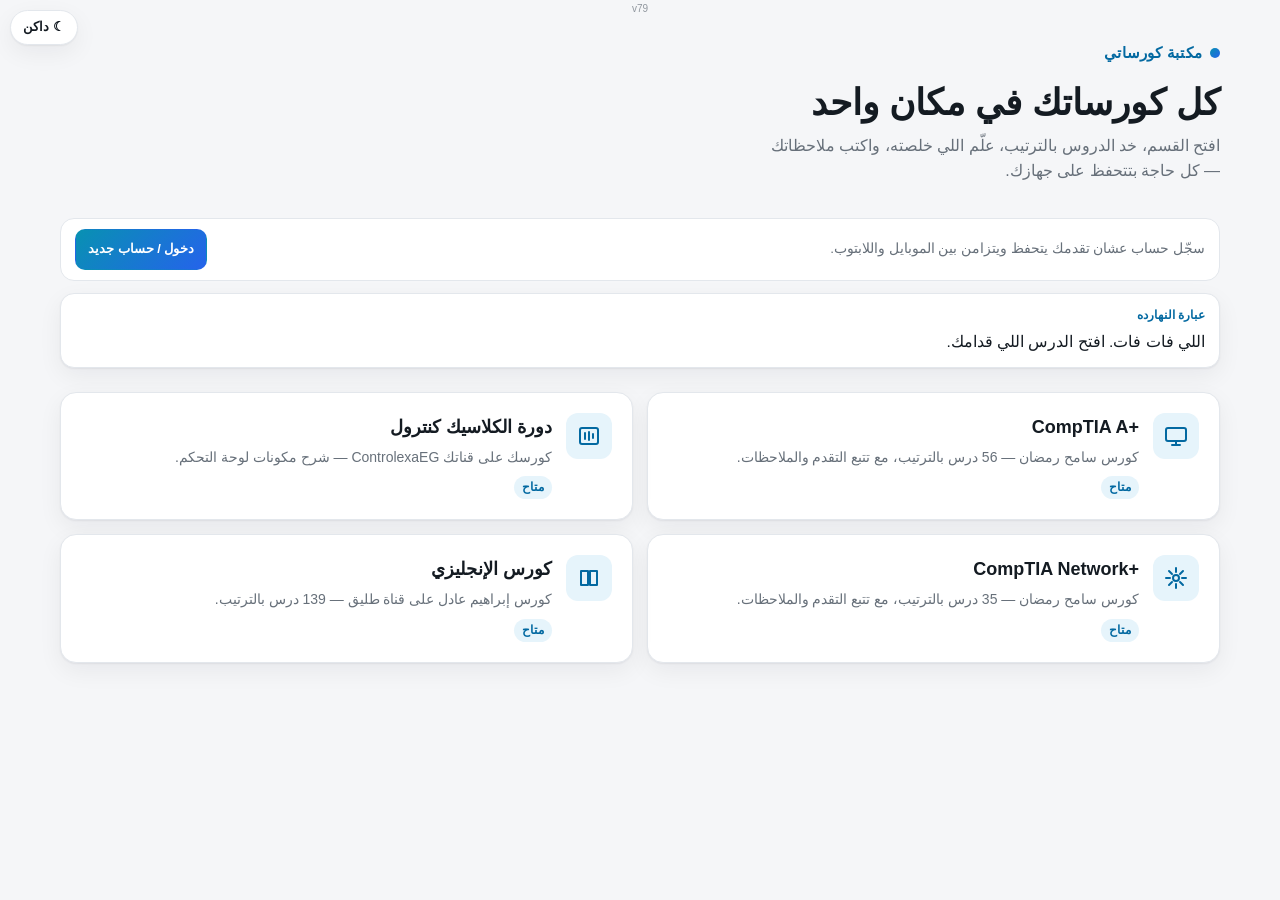
<file: index.html>
<!doctype html>
<html lang="ar" dir="rtl">
<head>
<meta charset="utf-8">
<meta name="viewport" content="width=device-width,initial-scale=1">
<meta name="robots" content="noindex,nofollow">
<meta name="theme-color" content="#0369a1">
<title>مكتبة كورساتي</title>
<link rel="manifest" href="manifest.webmanifest">
<link rel="apple-touch-icon" href="icons/apple-touch-icon.png">
<script src="assets/theme.js?v=79"></script>
<link rel="icon" href="data:image/svg+xml,%3Csvg xmlns='http://www.w3.org/2000/svg' viewBox='0 0 32 32'%3E%3Crect width='32' height='32' rx='8' fill='%230369a1'/%3E%3Cpath d='M9 11h14M9 16h14M9 21h9' stroke='white' stroke-width='2.4' stroke-linecap='round'/%3E%3C/svg%3E">
<link rel="stylesheet" href="assets/styles.css?v=79">
</head>
<body>
<div class="wrap">
  <header class="hero">
    <span class="brand"><span class="dot"></span> مكتبة كورساتي</span>
    <h1>كل كورساتك في مكان واحد</h1>
    <p>افتح القسم، خد الدروس بالترتيب، علّم اللي خلصته، واكتب ملاحظاتك — كل حاجة بتتحفظ على جهازك.</p>
  </header>

  <div class="acc" id="acc"></div>

  <div class="daily" id="daily" hidden></div>

  <div id="install-box" hidden></div>

  <main class="grid">
    <a class="card" href="aplus.html">
      <span class="icon" aria-hidden="true">
        <svg viewBox="0 0 24 24" fill="none" stroke="currentColor" stroke-width="2" stroke-linecap="round" stroke-linejoin="round"><rect x="2" y="4" width="20" height="13" rx="2"/><path d="M8 21h8M12 17v4"/></svg>
      </span>
      <div>
        <h2><span dir="ltr">CompTIA A+</span></h2>
        <p>كورس سامح رمضان — 56 درس بالترتيب، مع تتبع التقدم والملاحظات.</p>
        <span class="tag on">متاح</span>
      </div>
    </a>


    <a class="card" href="controlexa.html">
      <span class="icon" aria-hidden="true">
        <svg viewBox="0 0 24 24" fill="none" stroke="currentColor" stroke-width="2" stroke-linecap="round" stroke-linejoin="round"><rect x="3" y="4" width="18" height="16" rx="2"/><path d="M8 9v6M12 8v8M16 10v4"/></svg>
      </span>
      <div>
        <h2>دورة الكلاسيك كنترول</h2>
        <p>كورسك على قناتك ControlexaEG — شرح مكونات لوحة التحكم.</p>
        <span class="tag on">متاح</span>
      </div>
    </a>



    <a class="card" href="network.html">
      <span class="icon" aria-hidden="true">
        <svg viewBox="0 0 24 24" fill="none" stroke="currentColor" stroke-width="2" stroke-linecap="round" stroke-linejoin="round"><circle cx="12" cy="12" r="3"/><path d="M12 2v4M12 18v4M2 12h4M18 12h4M5 5l3 3M16 16l3 3M19 5l-3 3M8 16l-3 3"/></svg>
      </span>
      <div>
        <h2><span dir="ltr">CompTIA Network+</span></h2>
        <p>كورس سامح رمضان — 35 درس بالترتيب، مع تتبع التقدم والملاحظات.</p>
        <span class="tag on">متاح</span>
      </div>
    </a>

    <a class="card" href="english.html">
      <span class="icon" aria-hidden="true">
        <svg viewBox="0 0 24 24" fill="none" stroke="currentColor" stroke-width="2" stroke-linecap="round" stroke-linejoin="round"><path d="M4 5h7v14H4zM13 5h7v14h-7z"/></svg>
      </span>
      <div>
        <h2>كورس الإنجليزي</h2>
        <p>كورس إبراهيم عادل على قناة طليق — 139 درس بالترتيب.</p>
        <span class="tag on">متاح</span>
      </div>
    </a>

  </main>
</div>
<script>if('serviceWorker' in navigator){navigator.serviceWorker.register('sw.js').catch(function(){});}</script>
<script src="assets/account.js?v=79"></script>
<script src="assets/motiv.js?v=79"></script>
</body>
</html>
</file>
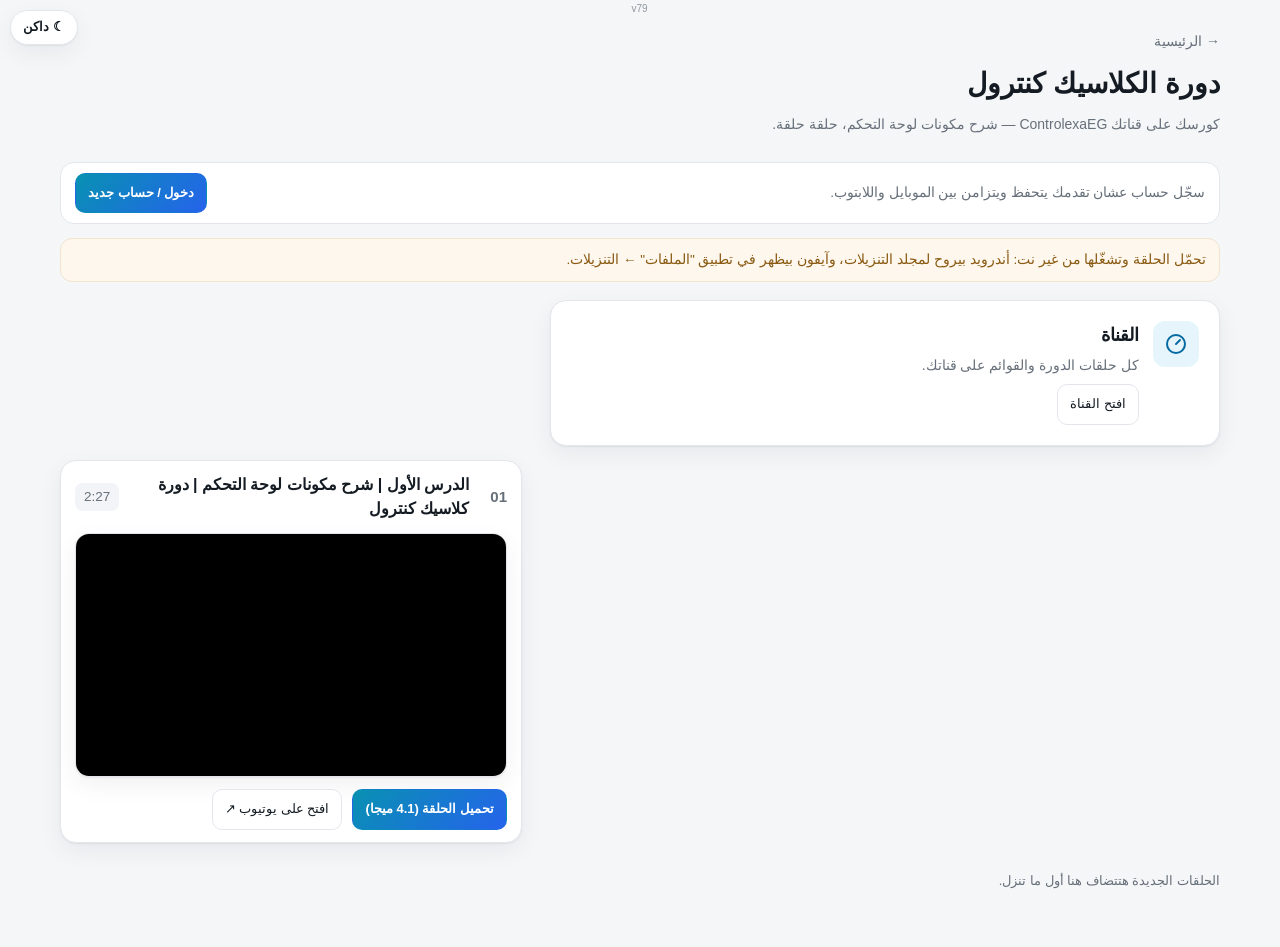
<file: controlexa.html>
<!doctype html>
<html lang="ar" dir="rtl">
<head>
<meta charset="utf-8">
<meta name="viewport" content="width=device-width,initial-scale=1">
<meta name="robots" content="noindex,nofollow">
<meta name="theme-color" content="#0369a1">
<title>دورة الكلاسيك كنترول — مكتبة كورساتي</title>
<link rel="manifest" href="manifest.webmanifest">
<link rel="apple-touch-icon" href="icons/apple-touch-icon.png">
<script src="assets/theme.js?v=79"></script>
<script src="assets/motiv.js?v=79"></script>
<link rel="icon" href="data:image/svg+xml,%3Csvg xmlns='http://www.w3.org/2000/svg' viewBox='0 0 32 32'%3E%3Crect width='32' height='32' rx='8' fill='%230369a1'/%3E%3Cpath d='M9 11h14M9 16h14M9 21h9' stroke='white' stroke-width='2.4' stroke-linecap='round'/%3E%3C/svg%3E">
<link rel="stylesheet" href="assets/styles.css?v=79">
</head>
<body>
<div class="wrap">
  <header class="bar">
    <a class="back" href="index.html">→ الرئيسية</a>
    <h1>دورة الكلاسيك كنترول</h1>
    <p class="sub">كورسك على قناتك ControlexaEG — شرح مكونات لوحة التحكم، حلقة حلقة.</p>
  </header>

  <div class="acc" id="acc"></div>

  <div class="notice">تحمّل الحلقة وتشغّلها من غير نت: أندرويد بيروح لمجلد التنزيلات، وآيفون بيظهر في تطبيق "الملفات" ← التنزيلات.</div>

  <ol class="lessons" style="margin-top:14px">
    <li class="lesson">
      <div class="row">
        <span class="num">01</span>
        <a class="ttl" target="_blank" rel="noopener" href="https://youtu.be/zB2gWWCNO4c">الدرس الأول | شرح مكونات لوحة التحكم | دورة كلاسيك كنترول</a>
        <span class="dur">2:27</span>
      </div>
      <div class="player" style="margin-top:12px">
        <div class="frame"><iframe src="https://www.youtube-nocookie.com/embed/zB2gWWCNO4c?rel=0" title="الدرس الأول | شرح مكونات لوحة التحكم" allow="accelerometer; autoplay; clipboard-write; encrypted-media; gyroscope; picture-in-picture; web-share" allowfullscreen referrerpolicy="strict-origin-when-cross-origin"></iframe></div>
      </div>
      <div style="margin-top:12px;display:flex;gap:10px;flex-wrap:wrap;align-items:center">
        <a class="btn primary" href="media/ep1.mp4" download="classic-control-ep1.mp4">تحميل الحلقة (4.1 ميجا)</a>
        <a class="btn" target="_blank" rel="noopener" href="https://youtu.be/zB2gWWCNO4c">افتح على يوتيوب ↗</a>
      </div>
    </li>
  </ol>

  <div class="card" style="margin-top:18px">
    <span class="icon" aria-hidden="true">
      <svg viewBox="0 0 24 24" fill="none" stroke="currentColor" stroke-width="2" stroke-linecap="round" stroke-linejoin="round"><circle cx="12" cy="12" r="9"/><path d="M12 12l4-4"/></svg>
    </span>
    <div>
      <h2>القناة</h2>
      <p>كل حلقات الدورة والقوائم على قناتك.</p>
      <a class="btn" style="display:inline-block;margin-top:8px" target="_blank" rel="noopener" href="https://www.youtube.com/@controlexaeg">افتح القناة</a>
    </div>
  </div>

  <footer>الحلقات الجديدة هتتضاف هنا أول ما تنزل.</footer>
</div>
<script src="assets/account.js?v=79"></script>
</body>
</html>
</file>
<file: assets/styles.css>
:root{
  --bg:#f5f6f8; --card:#ffffff; --ink:#141b22; --muted:#67707a;
  --line:#e3e7ec; --accent:#0369a1; --accent-soft:#e6f4fb; --warn:#b45309;
  --radius:16px; --shadow:0 1px 2px rgba(16,24,40,.06),0 8px 24px rgba(16,24,40,.06);
}
*{box-sizing:border-box}
html,body{margin:0;padding:0}
body{
  background:var(--bg); color:var(--ink);
  font-family:"Segoe UI",Tahoma,"Noto Kufi Arabic",Arial,sans-serif;
  line-height:1.6; -webkit-text-size-adjust:100%;
}
a{color:inherit;text-decoration:none}
.wrap{max-width:880px;margin:0 auto;padding:0 16px 48px}

/* home */
.hero{padding:40px 0 20px}
.brand{display:inline-flex;align-items:center;gap:8px;font-weight:700;color:var(--accent);font-size:15px;letter-spacing:.2px}
.brand .dot{width:10px;height:10px;border-radius:50%;background:var(--accent);display:inline-block}
.hero h1{font-size:30px;line-height:1.25;margin:14px 0 8px}
.hero p{color:var(--muted);margin:0;max-width:52ch}
.grid{display:grid;grid-template-columns:1fr;gap:14px;margin-top:24px}
@media(min-width:640px){.grid{grid-template-columns:1fr 1fr}}
.card{
  background:var(--card);border:1px solid var(--line);border-radius:var(--radius);
  padding:20px;box-shadow:var(--shadow);display:flex;gap:14px;align-items:flex-start;
  transition:transform .12s ease, box-shadow .12s ease;
}
a.card:hover{transform:translateY(-2px);box-shadow:0 2px 4px rgba(16,24,40,.07),0 14px 32px rgba(16,24,40,.10)}
.icon{width:46px;height:46px;border-radius:12px;background:var(--accent-soft);display:grid;place-items:center;flex:0 0 46px;color:var(--accent)}
.icon svg{width:24px;height:24px}
.card h2{font-size:18px;margin:0 0 4px}
.card p{margin:0;color:var(--muted);font-size:14px}
.tag{display:inline-block;font-size:12px;font-weight:700;padding:2px 8px;border-radius:999px;margin-top:8px}
.tag.on{background:var(--accent-soft);color:var(--accent)}
.tag.soon{background:#fdf1e3;color:var(--warn)}
.card.off{opacity:.72}
footer{color:var(--muted);font-size:13px;padding:28px 0 0}

/* lessons */
.bar{padding:22px 0 10px}
.back{color:var(--muted);font-size:14px;display:inline-block;margin-bottom:10px}
.bar h1{font-size:24px;margin:0 0 6px}
.bar .sub{color:var(--muted);font-size:14px;margin:0}
.progress{margin-top:14px;background:var(--card);border:1px solid var(--line);border-radius:14px;padding:12px 14px;box-shadow:var(--shadow)}
.progress .top{display:flex;justify-content:space-between;font-size:13px;color:var(--muted);margin-bottom:8px}
.progress .track{height:8px;background:#edf0f3;border-radius:999px;overflow:hidden}
.progress .fill{height:100%;width:0;background:var(--accent);border-radius:999px;transition:width .25s ease}
.toolbar{display:flex;flex-wrap:wrap;gap:8px;margin:16px 0 12px;align-items:center}
.toolbar input{
  flex:1 1 200px;min-width:0;padding:11px 13px;border:1px solid var(--line);border-radius:12px;
  font:inherit;font-size:14px;background:var(--card);color:var(--ink)
}
.toolbar input:focus{outline:2px solid var(--accent-soft);border-color:var(--accent)}
.chips{display:flex;gap:6px}
.chip{border:1px solid var(--line);background:var(--card);color:var(--muted);padding:9px 12px;border-radius:10px;font:inherit;font-size:13px;cursor:pointer}
.chip[aria-pressed="true"]{background:var(--accent);border-color:var(--accent);color:#fff;font-weight:700}
.btn{border:1px solid var(--line);background:var(--card);color:var(--ink);padding:9px 12px;border-radius:10px;font:inherit;font-size:13px;cursor:pointer}
.btn.primary{background:var(--accent);border-color:var(--accent);color:#fff;font-weight:700}
.lessons{list-style:none;margin:0;padding:0;display:flex;flex-direction:column;gap:8px}
.lesson{background:var(--card);border:1px solid var(--line);border-radius:14px;padding:12px 14px;box-shadow:var(--shadow)}
.lesson.done{background:#fbfdfc}
.row{display:flex;align-items:flex-start;gap:10px}
.row>input[type=checkbox]{margin-top:12px}
.thumb{flex:0 0 124px;width:124px;height:70px;border-radius:9px;object-fit:cover;background:#eef1f4;border:1px solid var(--line)}
.lesson.locked .thumb{filter:grayscale(1);opacity:.6}
.mid{flex:1;min-width:0;display:flex;flex-direction:column;gap:5px}
.ttl-line{display:flex;align-items:baseline;gap:8px}
.meta{display:flex;align-items:center;gap:8px;flex-wrap:wrap}
.num{font-variant-numeric:tabular-nums;font-size:12px;font-weight:700;color:var(--muted);min-width:20px;flex:0 0 auto}
.ttl{flex:1;font-size:15px;line-height:1.45;word-break:break-word;unicode-bidi:plaintext;text-align:right}
@media(max-width:420px){.thumb{flex:0 0 96px;width:96px;height:54px}.ttl{font-size:14px}}
.lesson.done .ttl{color:var(--muted);text-decoration:line-through;text-decoration-color:#c7ced6}
.dur{font-size:12px;color:var(--muted);white-space:nowrap;background:#f2f4f7;padding:2px 7px;border-radius:8px}
input[type=checkbox]{width:20px;height:20px;accent-color:var(--accent);cursor:pointer;flex:0 0 20px}
.note-btn{border:0;background:transparent;color:var(--muted);font:inherit;font-size:13px;cursor:pointer;padding:4px 6px;border-radius:8px}
.note-btn:hover{background:#f2f4f7;color:var(--ink)}
.note-btn.has{color:var(--accent);font-weight:700}
.note-box{margin-top:10px}
.note-box textarea{
  width:100%;min-height:84px;resize:vertical;padding:10px 12px;border:1px solid var(--line);
  border-radius:10px;font:inherit;font-size:14px;background:#fcfcfd;color:var(--ink)
}
.note-box textarea:focus{outline:2px solid var(--accent-soft);border-color:var(--accent)}
.empty{color:var(--muted);text-align:center;padding:28px 0;font-size:14px}

.notice{background:#fdf7ee;border:1px solid #f3e3cd;color:#8a5a12;border-radius:12px;padding:10px 13px;font-size:13.5px;margin-top:14px}

.player{background:var(--card);border:1px solid var(--line);border-radius:14px;box-shadow:var(--shadow);overflow:hidden;margin-top:14px}
.player[hidden]{display:none}
.player .frame{position:relative;width:100%;aspect-ratio:16/9;background:#000}
.player iframe,.player #yt{position:absolute;inset:0;width:100%;height:100%;border:0}
.player-bar{display:flex;justify-content:space-between;align-items:center;gap:10px;padding:10px 12px;font-size:13px;color:var(--muted)}
.player-bar b{color:var(--ink);font-weight:600;font-size:13.5px}
.hint{color:var(--muted);font-size:13px;margin:10px 0 0}
.ttl{cursor:pointer}

.lesson.locked{opacity:.62;background:#fbfbfc}
.lock{font-size:12.5px;color:var(--warn);margin-top:8px}
.quiz-btn{border:1px solid var(--accent);background:var(--accent-soft);color:var(--accent);font:inherit;font-size:12.5px;font-weight:700;padding:4px 9px;border-radius:9px;cursor:pointer;white-space:nowrap}
.quiz-btn.pass{background:var(--accent);color:#fff;border-color:var(--accent)}
.quiz{margin-top:12px;border-top:1px dashed var(--line);padding-top:12px}
.quiz-note{font-size:12.5px;color:var(--muted);margin:0 0 12px}
.q{margin-bottom:12px}
.q p{margin:0 0 7px;font-size:14.5px;font-weight:600;line-height:1.5}
.q label{display:flex;gap:8px;align-items:flex-start;padding:8px 10px;border:1px solid var(--line);border-radius:10px;margin-bottom:6px;font-size:14px;cursor:pointer;background:#fcfcfd}
.q label:has(input:checked){border-color:var(--accent);background:var(--accent-soft)}
.q input{margin-top:3px;accent-color:var(--accent)}
.quiz-actions{display:flex;gap:10px;align-items:center;flex-wrap:wrap}
.res{font-size:13.5px}
.res b.ok{color:var(--accent)}
.res b.no{color:#b42318}
.why{font-size:13px;color:var(--muted);margin-top:6px;line-height:1.6}
.flash{background:var(--accent-soft);border:1px solid #c3e3f3;color:var(--accent);border-radius:12px;padding:10px 13px;font-size:13.5px;font-weight:600;margin:0 0 12px}
.flash[hidden]{display:none}

.resume{display:flex;align-items:center;justify-content:space-between;gap:12px;background:var(--accent-soft);border:1px solid #c3e3f3;border-radius:14px;padding:12px 14px;margin-top:14px;font-size:14px;line-height:1.6}
.resume[hidden]{display:none}
.resume .at{color:var(--accent);font-weight:700;font-size:13px}
.resume .btn{white-space:nowrap}
.resume-btn{border:1px solid var(--accent);background:#fff;color:var(--accent);font:inherit;font-size:12.5px;font-weight:700;padding:4px 9px;border-radius:9px;cursor:pointer;white-space:nowrap}

.acc{display:flex;align-items:center;justify-content:space-between;gap:10px;flex-wrap:wrap;background:var(--card);border:1px solid var(--line);border-radius:14px;padding:10px 14px;margin-top:14px;font-size:13.5px;color:var(--muted)}
.acc b{color:var(--ink)}.acc-st{color:var(--accent);font-size:12.5px;flex:1}
.modal{position:fixed;inset:0;background:rgba(15,23,32,.5);display:flex;align-items:center;justify-content:center;padding:16px;z-index:50}
.sheet{background:#fff;border-radius:16px;padding:20px;width:100%;max-width:380px;box-shadow:0 20px 50px rgba(0,0,0,.25)}
.sheet h2{margin:0 0 12px;font-size:18px}
.tabs{display:flex;gap:6px;margin-bottom:12px}
.tabs button{flex:1;border:1px solid var(--line);background:#fff;padding:9px;border-radius:10px;font:inherit;font-size:13.5px;cursor:pointer;color:var(--muted)}
.tabs button[aria-pressed=true]{background:var(--accent);color:#fff;border-color:var(--accent);font-weight:700}
.f{display:block;margin-bottom:10px;font-size:13px;color:var(--muted)}
.f input{display:block;width:100%;margin-top:4px;padding:11px 12px;border:1px solid var(--line);border-radius:10px;font:inherit;font-size:15px}
.err{color:#b42318;font-size:13px;margin:0 0 10px}
.acts{display:flex;gap:8px;flex-wrap:wrap}.acts .btn:disabled{opacity:.5}
.hint2{font-size:12px;color:var(--muted);margin:12px 0 0;line-height:1.6}
.player #mv{position:absolute;inset:0;width:100%;height:100%;background:#000}
.player #mv[hidden]{display:none}
.player-extra{display:flex;gap:8px;flex-wrap:wrap;align-items:center;padding:0 12px 12px}
.player-extra:empty{display:none}
.off-st{font-size:12.5px;color:var(--muted)}
.pdf-btn{border:1px solid var(--accent);background:#fff;color:var(--accent);font:inherit;font-size:12.5px;font-weight:700;padding:4px 9px;border-radius:9px;cursor:pointer}
.mdl{position:fixed;inset:0;background:rgba(0,0,0,.45);display:flex;align-items:center;justify-content:center;z-index:50;padding:16px}
.mdl .box{background:#fff;border-radius:14px;padding:18px;max-width:320px;width:100%}
.mdl .box h3{margin:0 0 6px}.mdl .box p{margin:0 0 10px;font-size:13.5px;color:var(--muted)}
.mdl .box input{width:100%;box-sizing:border-box;padding:10px;font:inherit;border:1px solid var(--line);border-radius:10px;text-align:center;letter-spacing:4px}
.mdl .msg{min-height:18px;font-size:13px;color:#b3261e;margin:6px 0}

.quiz{padding:10px 0 0;margin-top:8px}
.qstep{display:flex;align-items:center;gap:10px;font-size:12.5px;color:var(--muted);margin-bottom:6px}
.qbar{flex:1;height:5px;background:var(--line);border-radius:3px;overflow:hidden}
.qbar i{display:block;height:100%;background:var(--accent)}
.qopt{display:block;width:100%;text-align:start;font:inherit;font-size:14px;padding:9px 11px;border:1px solid var(--line);border-radius:10px;margin-bottom:6px;background:#fcfcfd;cursor:pointer}
.qopt.sel{border-color:var(--accent);background:var(--accent-soft)}
.prevrow{list-style:none;margin:0 0 8px}.prevrow .btn{width:100%}.lesson.now{border-color:var(--accent)}
.player-quiz{padding:0 12px 12px}.player-quiz .quiz{margin-top:10px}
.pdfov{position:fixed;inset:0;z-index:50;background:#fff;display:flex;flex-direction:column}.pdfov-bar{display:flex;justify-content:space-between;align-items:center;gap:8px;padding:8px 12px;border-bottom:1px solid var(--line);font-size:14px}.pdfov-bar span{display:flex;gap:6px}.pdfov iframe{flex:1;border:0;width:100%}

/* laptop / desktop */
@media(min-width:1024px){
  .wrap{max-width:1240px;padding:0 40px 56px}
  .hero h1{font-size:36px}
  .bar{padding:28px 0 12px}
  .bar h1{font-size:28px}
  .lessons{gap:14px}
  .lesson{padding:18px 22px;border-radius:16px}
  .row{gap:18px;align-items:center}
  .row>input[type=checkbox]{margin-top:0;width:24px;height:24px;flex:0 0 24px}
  .thumb{flex:0 0 208px;width:208px;height:117px;border-radius:12px}
  .mid{gap:9px}
  .ttl{font-size:20px;line-height:1.5;font-weight:600}
  .num{font-size:15px;min-width:26px}
  .dur{font-size:13.5px;padding:3px 9px}
  .note-btn,.quiz-btn,.pdf-btn,.resume-btn{font-size:14px;padding:6px 12px}
  .ob{font-size:13px;padding:4px 11px}
  .lesson{transition:border-color .12s ease,box-shadow .12s ease}
  .lesson:hover{border-color:#cfd6dd}
  .ttl{font-size:15.5px}
  .toolbar{margin:18px 0 14px}
  .player-extra .btn{font-size:13px}
  .wrap:has(.player:not([hidden])){display:grid;grid-template-columns:minmax(0,1.45fr) minmax(0,1fr);column-gap:28px;align-items:start;grid-template-rows:repeat(4,auto) auto auto 1fr auto}
  .wrap:has(.player:not([hidden]))>header,.wrap:has(.player:not([hidden]))>.acc,.wrap:has(.player:not([hidden]))>.resume,.wrap:has(.player:not([hidden]))>.notice,.wrap:has(.player:not([hidden]))>footer{grid-column:1/-1}
  .wrap:has(.player:not([hidden]))>.player{grid-column:1;grid-row:5/span 3;position:sticky;top:14px;margin-top:14px;align-self:start;max-height:calc(100vh - 28px);overflow:auto}
  .wrap:has(.player:not([hidden]))>.toolbar,.wrap:has(.player:not([hidden]))>.flash,.wrap:has(.player:not([hidden]))>.lessons{grid-column:2}
  .wrap:has(.player:not([hidden]))>.toolbar{grid-row:5;margin-top:14px}
  .wrap:has(.player:not([hidden]))>.flash{grid-row:6}
  .wrap:has(.player:not([hidden]))>.lessons{grid-row:7;grid-template-columns:1fr}
  .wrap:has(.player:not([hidden]))>footer{grid-row:8}
  .wrap:has(.player:not([hidden])) .thumb{flex:0 0 112px;width:112px;height:63px}
  .wrap:has(.player:not([hidden])) .row{gap:12px}
  .wrap:has(.player:not([hidden])) .ttl{font-size:16px}
  .wrap:has(.player:not([hidden])) .lesson{padding:12px 14px}
  .wrap:has(.player:not([hidden])) .ob{font-size:12px;padding:3px 9px}
}
@media(min-width:1600px){
  .wrap{max-width:1400px}
}

.ob{display:inline-block;font-size:12px;padding:2px 8px;border-radius:999px;border:1px solid var(--line);white-space:nowrap;line-height:1.5}
.ob.on{background:var(--accent-soft);color:var(--accent);border-color:#c3e3f3;font-weight:700}
.ob.off{background:#f2f4f7;color:var(--muted)}
.ob.yt{background:#fdf1e3;color:var(--warn);border-color:#f3e3cd}
.ob:empty{display:none}

/* theme + install */
.theme-btn{position:fixed;top:10px;left:10px;z-index:40;border:1px solid var(--line);background:var(--card);color:var(--ink);font:inherit;font-size:13px;font-weight:700;padding:6px 12px;border-radius:999px;cursor:pointer;box-shadow:var(--shadow)}
#install-box{display:flex;align-items:center;justify-content:space-between;gap:12px;flex-wrap:wrap;background:var(--accent-soft);border:1px solid var(--line);border-radius:14px;padding:12px 14px;margin-top:18px;font-size:14px}
#install-box[hidden]{display:none}
html[data-theme=dark]{color-scheme:dark;--bg:#10161c;--card:#1a222b;--ink:#e9eef3;--muted:#a3adb8;--line:#2d3844;--accent:#4fd1bb;--accent-soft:#163630;--warn:#f0b35a;--shadow:0 1px 2px rgba(0,0,0,.4),0 8px 24px rgba(0,0,0,.3)}
html[data-theme=dark] .tag.soon,html[data-theme=dark] .ob.yt,html[data-theme=dark] .notice{background:#3a2d17;border-color:#5a4522;color:#f0c27a}
html[data-theme=dark] .progress .track{background:#2a343f}
html[data-theme=dark] .chip[aria-pressed="true"],html[data-theme=dark] .btn.primary,html[data-theme=dark] .quiz-btn.pass,html[data-theme=dark] .tabs button[aria-pressed=true]{color:#04231e}
html[data-theme=dark] .lesson.done,html[data-theme=dark] .lesson.locked{background:#161d25}
html[data-theme=dark] .thumb{background:#222c36}
html[data-theme=dark] .lesson.done .ttl{text-decoration-color:#586573}
html[data-theme=dark] .dur,html[data-theme=dark] .ob.off,html[data-theme=dark] .note-btn:hover{background:#26303b}
html[data-theme=dark] input,html[data-theme=dark] textarea,html[data-theme=dark] select,html[data-theme=dark] .q label,html[data-theme=dark] .qopt{background:#141b22;color:var(--ink)}
html[data-theme=dark] .flash,html[data-theme=dark] .resume,html[data-theme=dark] .ob.on{border-color:#24524a}
html[data-theme=dark] .resume-btn,html[data-theme=dark] .pdf-btn,html[data-theme=dark] .sheet,html[data-theme=dark] .mdl .box,html[data-theme=dark] .tabs button,html[data-theme=dark] .pdfov{background:var(--card);color:var(--ink)}
html[data-theme=dark] .resume-btn,html[data-theme=dark] .pdf-btn{color:var(--accent)}
html[data-theme=dark] .tabs button[aria-pressed=true]{background:var(--accent)}
html[data-theme=dark] .res b.no,html[data-theme=dark] .err,html[data-theme=dark] .mdl .msg{color:#ff8a80}
html[data-theme=dark] .lesson:hover{border-color:#415061}
html[data-theme=dark] .btn,html[data-theme=dark] .chip{color:var(--ink)}
html[data-theme=dark] .btn.primary{background:var(--accent)}

/* palette D: ocean */
:root{--grad:linear-gradient(135deg,#0891b2 0%,#2563eb 100%)}
.chip[aria-pressed="true"],.btn.primary,.quiz-btn.pass,.tabs button[aria-pressed=true]{background:var(--grad);border-color:transparent;color:#fff}
.progress .fill,.brand .dot{background:var(--grad)}
html[data-theme=dark]{--bg:#0b1623;--card:#122133;--line:#1f3248;--ink:#e6eef7;--muted:#9fb1c5;--accent:#5cc8f0;--accent-soft:#12304a}
html[data-theme=dark] .flash,html[data-theme=dark] .resume,html[data-theme=dark] .ob.on{border-color:#1f4a6b}
html[data-theme=dark] .chip[aria-pressed="true"],html[data-theme=dark] .btn.primary,html[data-theme=dark] .quiz-btn.pass,html[data-theme=dark] .tabs button[aria-pressed=true]{background:var(--grad);color:#fff}
html[data-theme=dark] .progress .track{background:#1f3248}
html[data-theme=dark] .lesson.done,html[data-theme=dark] .lesson.locked{background:#0e1a29}
html[data-theme=dark] .thumb{background:#1a2b3f}
html[data-theme=dark] .dur,html[data-theme=dark] .ob.off,html[data-theme=dark] .note-btn:hover{background:#1a2b3f}
html[data-theme=dark] input,html[data-theme=dark] textarea,html[data-theme=dark] select,html[data-theme=dark] .q label,html[data-theme=dark] .qopt{background:#0e1a29}
html[data-theme=dark] .lesson:hover{border-color:#34506e}
.num{min-width:26px;white-space:nowrap}
.ver{position:fixed;top:4px;left:50%;transform:translateX(-50%);z-index:39;font-size:10px;line-height:1;color:var(--muted);opacity:.7;pointer-events:none;direction:ltr}
/* motivation */
.daily{margin:0 0 14px;background:var(--card);border:1px solid var(--line);border-radius:14px;padding:12px 14px;box-shadow:var(--shadow);display:flex;flex-direction:column;gap:4px}
.daily[hidden]{display:none}
.daily .dl{font-size:12px;color:var(--accent);font-weight:700}
.daily .dt{font-size:15.5px;line-height:1.7}
.mv-chips{display:flex;flex-wrap:wrap;gap:8px;align-items:center;margin-top:10px}
.mv-chips[hidden]{display:none}
.mchip{background:var(--accent-soft);color:var(--accent);border-radius:999px;padding:3px 11px;font-size:12.5px;font-weight:700}
.mnote{font-size:13px;color:var(--muted)}
.rs-line{display:flex;align-items:baseline;gap:8px;margin:2px 0}
.rs-line .rs-t{flex:1;min-width:0}
.acc+.daily{margin-top:12px}
.brk{position:fixed;left:50%;transform:translateX(-50%);bottom:16px;z-index:40;max-width:min(520px,calc(100vw - 24px));background:var(--card);color:var(--ink);border:1px solid var(--line);border-radius:14px;box-shadow:var(--shadow);padding:10px 12px;display:flex;align-items:center;gap:12px;flex-wrap:wrap;font-size:14px}
.brk .brk-t{flex:1 1 200px}
.brk .brk-b{display:flex;gap:8px}
/* mobile: while a lesson video is open, hide the clutter above it so the video is first */
@media(max-width:1023px){
  .wrap:has(.player:not([hidden]))>.acc,
  .wrap:has(.player:not([hidden]))>.resume,
  .wrap:has(.player:not([hidden]))>.notice,
  .wrap:has(.player:not([hidden]))>header h1,
  .wrap:has(.player:not([hidden]))>header .sub,
  .wrap:has(.player:not([hidden]))>header .progress{display:none!important}
  .wrap:has(.player:not([hidden]))>.player{margin-top:6px}
}
/* bottom bar: study total + break timer */
.stb{position:fixed;left:0;right:0;bottom:0;z-index:39;display:flex;align-items:center;justify-content:space-between;gap:10px;padding:8px 14px calc(8px + env(safe-area-inset-bottom));background:var(--card);border-top:1px solid var(--line);box-shadow:0 -2px 10px rgba(0,0,0,.06);font-size:13.5px;color:var(--ink)}
.stb .btn{padding:6px 12px;font-size:13px;white-space:nowrap}
body.has-stb{padding-bottom:56px}
body.has-stb .brk{bottom:68px}
.stb-p{position:fixed;left:50%;transform:translateX(-50%);bottom:68px;z-index:41;width:min(340px,calc(100vw - 24px));background:var(--card);color:var(--ink);border:1px solid var(--line);border-radius:14px;box-shadow:var(--shadow);padding:14px;text-align:center}
.stb-p[hidden],.stb-p [hidden]{display:none!important}
.stb-p .tp-n{font-size:22px;font-weight:700;margin-bottom:10px}
.stb-p .tp-c,.stb-p .tp-a{display:flex;gap:8px;justify-content:center;flex-wrap:wrap;margin-top:6px}
</file>
